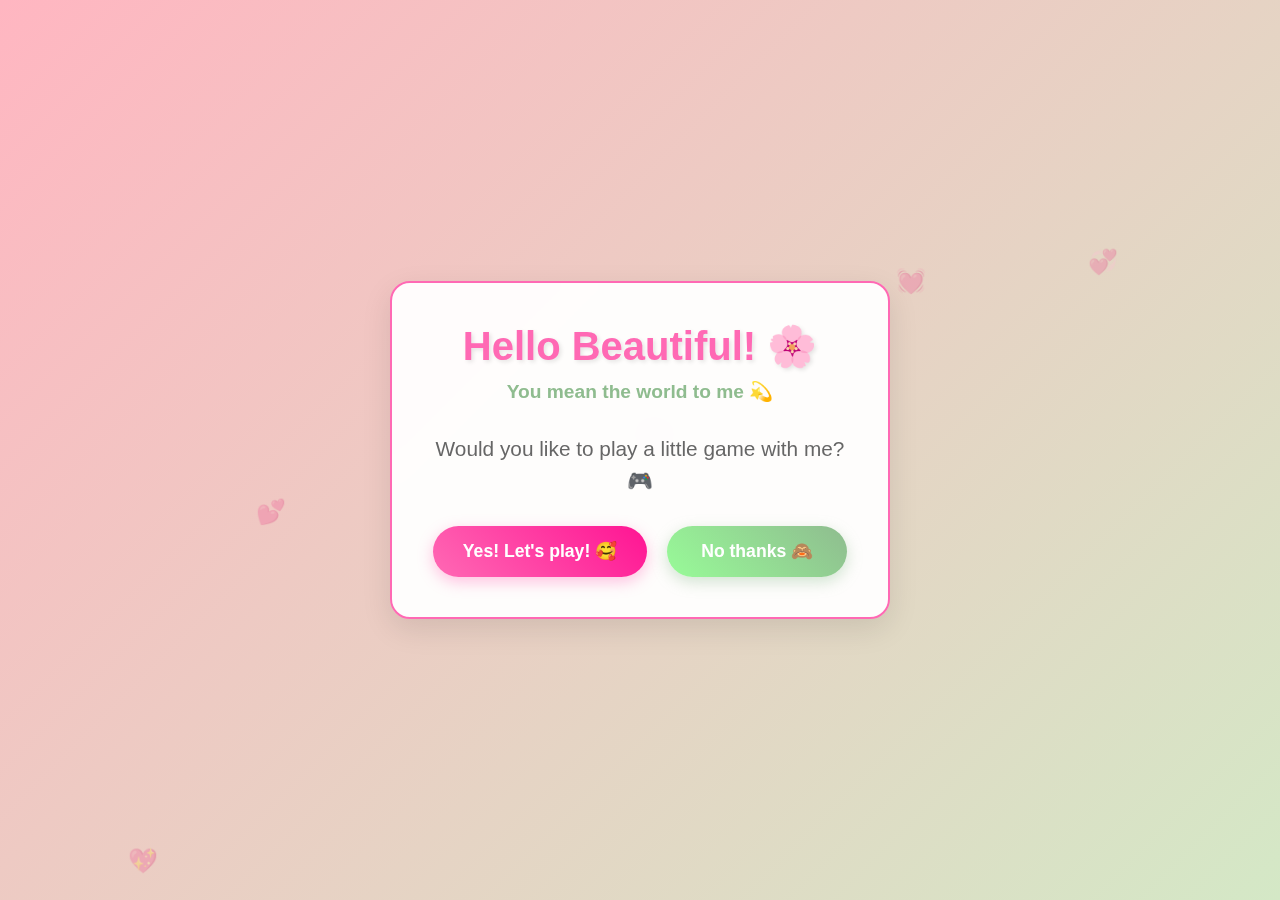
<file: index.html>
<!DOCTYPE html>
<html lang="en">
<head>
    <meta charset="UTF-8">
    <meta name="viewport" content="width=device-width, initial-scale=1.0">
    <title>For Someone Special 💝</title>
    <link rel="stylesheet" href="style.css">
    <link rel="icon" href="hearts.png">
</head>
<body>
    <div class="container">
        <div class="hearts-background">
            <div class="heart">💖</div>
            <div class="heart">💕</div>
            <div class="heart">💗</div>
            <div class="heart">💓</div>
            <div class="heart">💞</div>
        </div>
        
        <div class="message-box">
            <h1 class="title">Hello Beautiful! 🌸</h1>
            <p class="subtitle">You mean the world to me 💫</p>
            
            <div class="game-invitation">
                <p class="invite-text">Would you like to play a little game with me? 🎮</p>
                <div class="buttons-container">
                    <button class="btn yes-btn" onclick="handleYes()">
                        Yes! Let's play! 🥰
                    </button>
                    <button class="btn no-btn" id="noBtn" onmouseover="moveNoButtonSimple()">
                        No thanks 🙈
                    </button>
                </div>
            </div>
        </div>
    </div>

    <script src="script.js"></script>
</body>
</html>
</file>
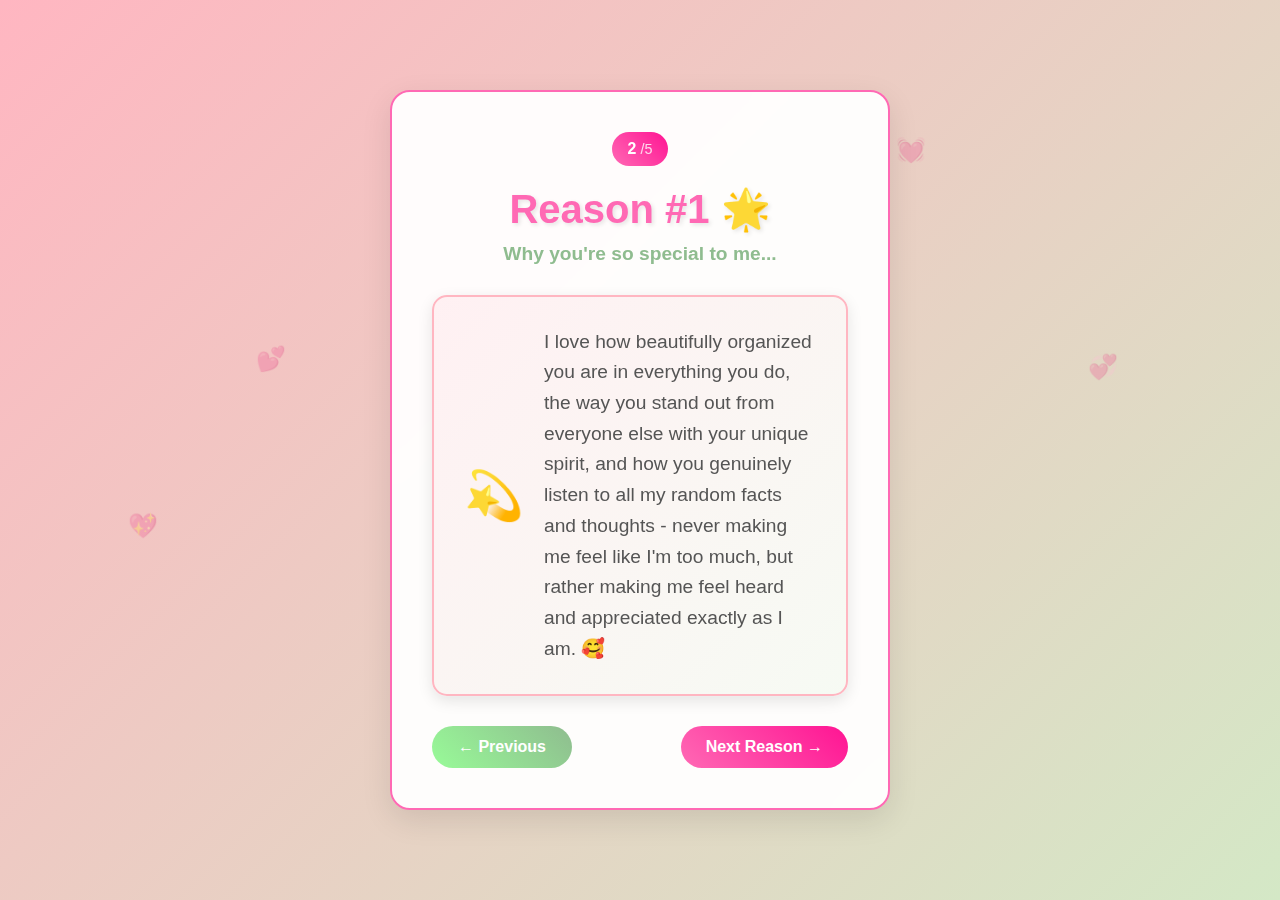
<file: page2.html>
<!DOCTYPE html>
<html lang="en">
<head>
    <meta charset="UTF-8">
    <meta name="viewport" content="width=device-width, initial-scale=1.0">
    <title>Reason #1 💖</title>
    <link rel="stylesheet" href="style.css">
    <link rel="icon" href="hearts.png">
</head>
<body>
    <div class="container">
        <div class="hearts-background">
            <div class="heart">💖</div>
            <div class="heart">💕</div>
            <div class="heart">💗</div>
            <div class="heart">💓</div>
            <div class="heart">💞</div>
        </div>
        
        <div class="message-box">
            <div class="page-indicator">
                <span class="page-number">2</span>
                <span class="page-total">/5</span>
            </div>
            
            <h1 class="title">Reason #1 🌟</h1>
            <p class="subtitle">Why you're so special to me...</p>
            
            <div class="reason-card">
                <div class="reason-icon">💫</div>
                <div class="reason-content">
                    <p class="reason-text">
                        I love how beautifully organized you are in everything you do, 
                        the way you stand out from everyone else with your unique spirit, 
                        and how you genuinely listen to all my random facts and thoughts - 
                        never making me feel like I'm too much, but rather making me feel 
                        heard and appreciated exactly as I am. 🥰
                    </p>
                </div>
            </div>

            <div class="navigation-buttons">
                <button class="btn nav-btn prev-btn" onclick="navigateToPage(1)">
                    ← Previous
                </button>
                <button class="btn nav-btn next-btn" onclick="navigateToPage(3)">
                    Next Reason →
                </button>
            </div>
        </div>
    </div>

    <script src="script.js"></script>

<script>
    // Navigation function for all pages
    function navigateToPage(pageNumber) {
        const pages = [
            "index.html",
            "page2.html", 
            "page3.html",
            "page4.html",
            "page5.html"
        ];
        
        if (pageNumber >= 1 && pageNumber <= pages.length) {
            window.location.href = pages[pageNumber - 1];
        }
    }

    // Page-specific configuration
    const pageConfig = {
        nextPage: "page3.html", // Change this for each page
        totalPages: 5
    };
</script>

</body>
</html>
</file>
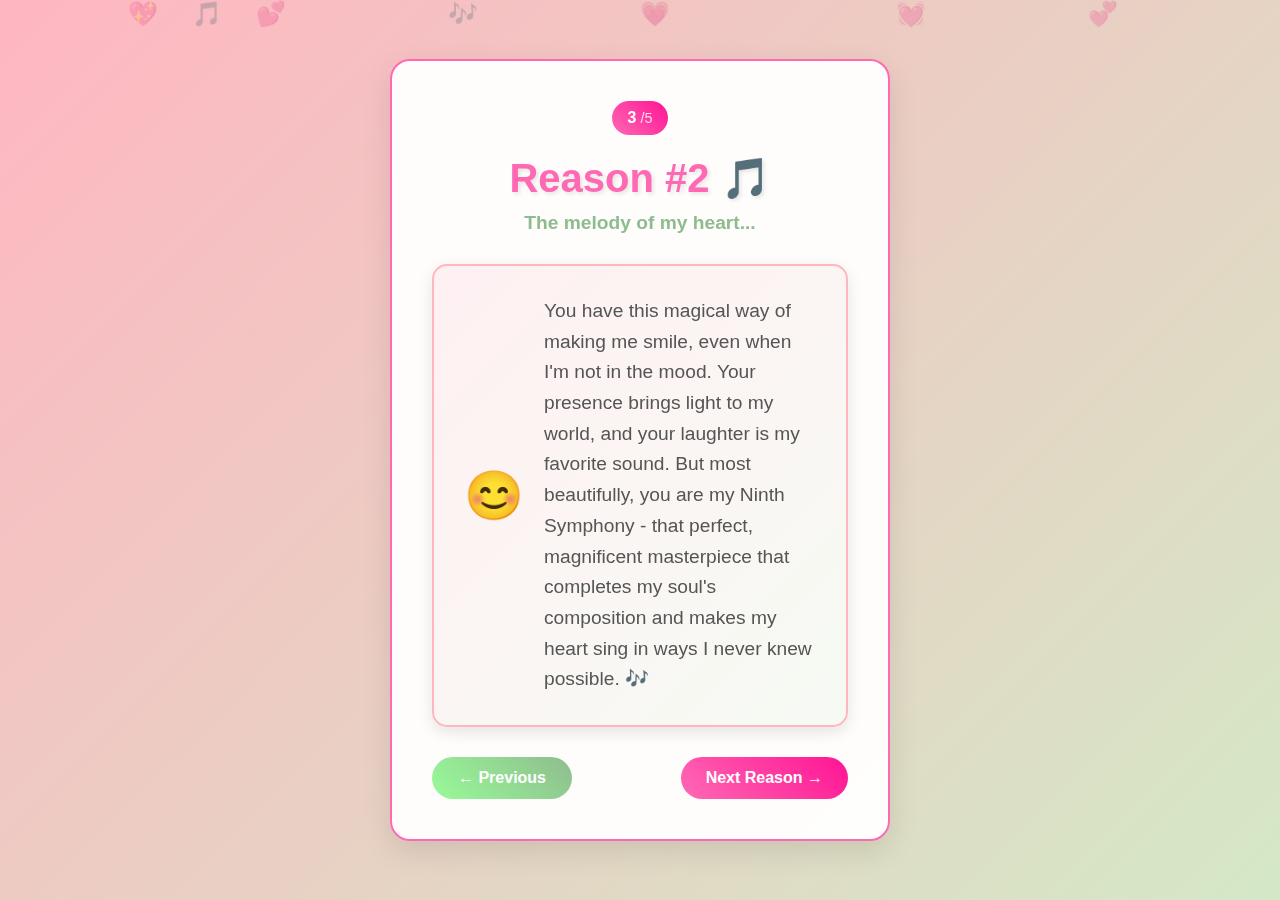
<file: page3.html>
<!DOCTYPE html>
<html lang="en">
<head>
    <meta charset="UTF-8">
    <meta name="viewport" content="width=device-width, initial-scale=1.0">
    <title>Reason #2 🎵</title>
    <link rel="stylesheet" href="style.css">
    <link rel="icon" href="hearts.png">
</head>
<body>
    <div class="container">
        <div class="hearts-background">
            <div class="heart">💖</div>
            <div class="heart">💕</div>
            <div class="heart">💗</div>
            <div class="heart">💓</div>
            <div class="heart">💞</div>
            <div class="heart">🎵</div>
            <div class="heart">🎶</div>
        </div>
        
        <div class="message-box">
            <div class="page-indicator">
                <span class="page-number">3</span>
                <span class="page-total">/5</span>
            </div>
            
            <h1 class="title">Reason #2 🎵</h1>
            <p class="subtitle">The melody of my heart...</p>
            
            <div class="reason-card">
                <div class="reason-icon">😊</div>
                <div class="reason-content">
                    <p class="reason-text">
                        You have this magical way of making me smile, even when I'm not in the mood. 
                        Your presence brings light to my world, and your laughter is my favorite sound. 
                        But most beautifully, you are my Ninth Symphony - that perfect, magnificent 
                        masterpiece that completes my soul's composition and makes my heart sing 
                        in ways I never knew possible. 🎶
                    </p>
                </div>
            </div>

            <div class="navigation-buttons">
                <button class="btn nav-btn prev-btn" onclick="navigateToPage(2)">
                    ← Previous
                </button>
                <button class="btn nav-btn next-btn" onclick="navigateToPage(4)">
                    Next Reason →
                </button>
            </div>
        </div>
    </div>

<script>
    // Navigation function for all pages
    function navigateToPage(pageNumber) {
        const pages = [
            "index.html",
            "page2.html", 
            "page3.html",
            "page4.html",
            "page5.html"
        ];
        
        if (pageNumber >= 1 && pageNumber <= pages.length) {
            window.location.href = pages[pageNumber - 1];
        }
    }

    // Page-specific configuration
    const pageConfig = {
        nextPage: "page3.html", // Change this for each page
        totalPages: 5
    };
</script>

    <script src="script.js"></script>
</body>
</html>
</file>
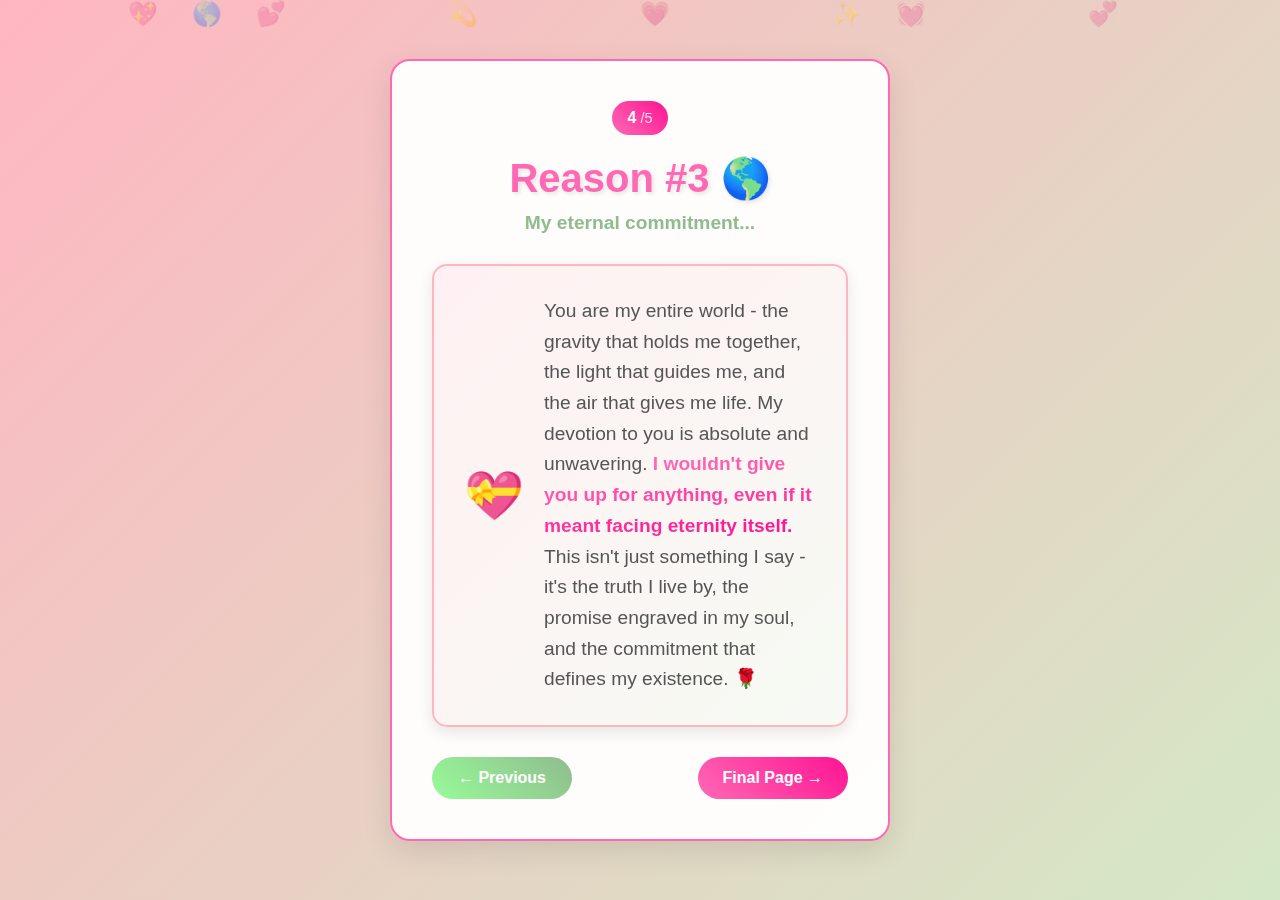
<file: page4.html>
<!DOCTYPE html>
<html lang="en">
<head>
    <meta charset="UTF-8">
    <meta name="viewport" content="width=device-width, initial-scale=1.0">
    <title>Reason #3 🌎</title>
    <link rel="stylesheet" href="style.css">
    <link rel="icon" href="hearts.png">
</head>
<body>
    <div class="container">
        <div class="hearts-background">
            <div class="heart">💖</div>
            <div class="heart">💕</div>
            <div class="heart">💗</div>
            <div class="heart">💓</div>
            <div class="heart">💞</div>
            <div class="heart">🌎</div>
            <div class="heart">💫</div>
            <div class="heart">✨</div>
        </div>
        
        <div class="message-box">
            <div class="page-indicator">
                <span class="page-number">4</span>
                <span class="page-total">/5</span>
            </div>
            
            <h1 class="title">Reason #3 🌎</h1>
            <p class="subtitle">My eternal commitment...</p>
            
            <div class="reason-card">
                <div class="reason-icon">💝</div>
                <div class="reason-content">
                    <p class="reason-text">
                        You are my entire world - the gravity that holds me together, 
                        the light that guides me, and the air that gives me life. 
                        My devotion to you is absolute and unwavering. 
                        <strong>I wouldn't give you up for anything, even if it meant facing eternity itself.</strong>
                        This isn't just something I say - it's the truth I live by, 
                        the promise engraved in my soul, and the commitment that defines my existence. 🌹
                    </p>
                </div>
            </div>

            <div class="navigation-buttons">
                <button class="btn nav-btn prev-btn" onclick="navigateToPage(3)">
                    ← Previous
                </button>
                <button class="btn nav-btn next-btn" onclick="navigateToPage(5)">
                    Final Page →
                </button>
            </div>
        </div>
    </div>

<script>
    // Navigation function for all pages
    function navigateToPage(pageNumber) {
        const pages = [
            "index.html",
            "page2.html", 
            "page3.html",
            "page4.html",
            "page5.html"
        ];
        
        if (pageNumber >= 1 && pageNumber <= pages.length) {
            window.location.href = pages[pageNumber - 1];
        }
    }

    // Page-specific configuration
    const pageConfig = {
        nextPage: "page3.html", // Change this for each page
        totalPages: 5
    };
</script>

    <script src="script.js"></script>
</body>
</html>
</file>
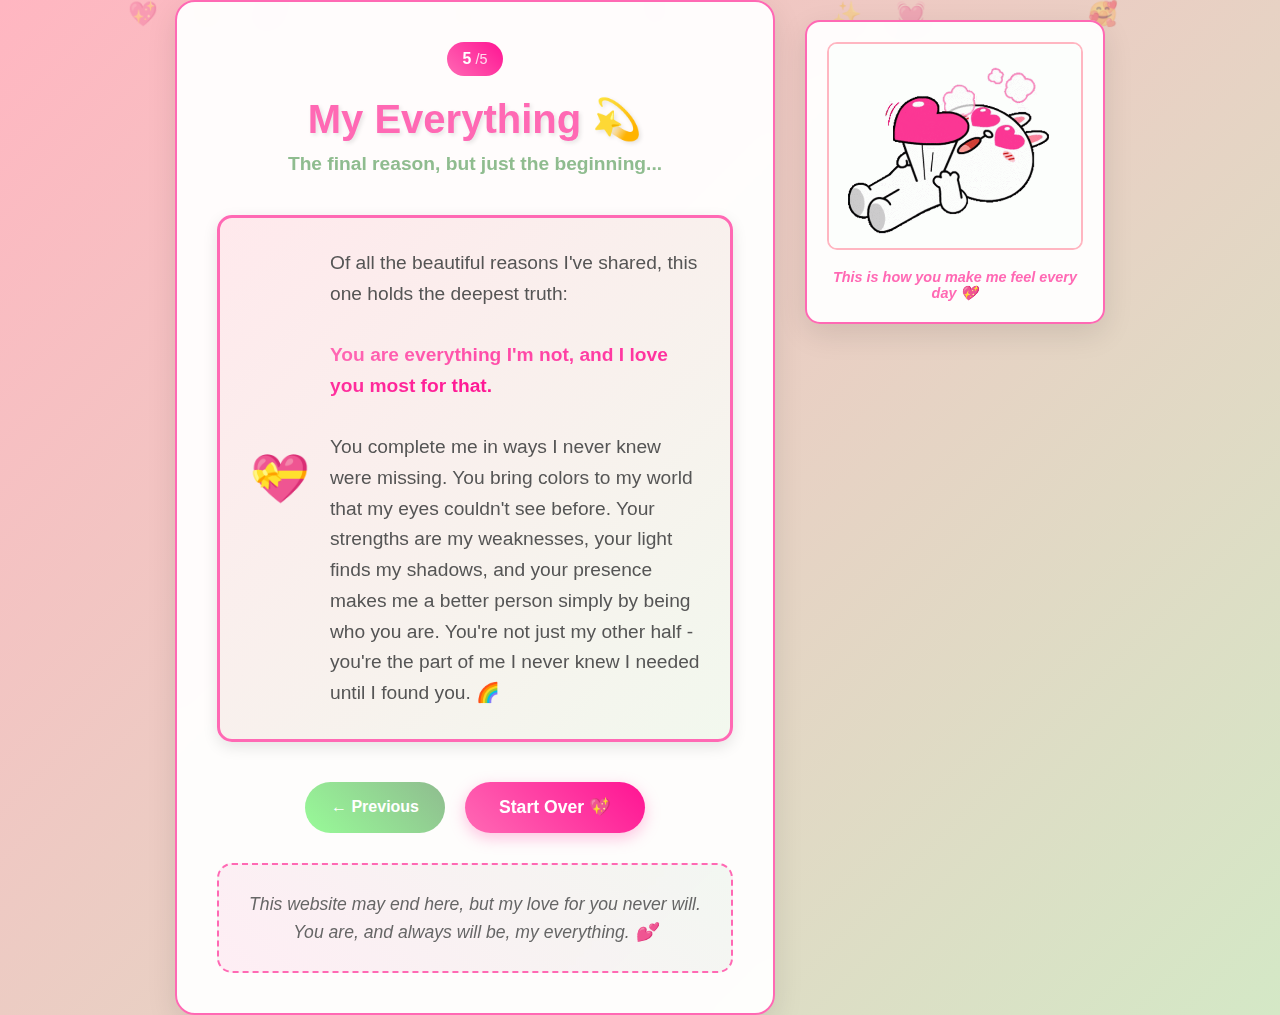
<file: page5.html>
<!DOCTYPE html>
<html lang="en">
<head>
    <meta charset="UTF-8">
    <meta name="viewport" content="width=device-width, initial-scale=1.0">
    <title>My Everything 💫</title>
    <link rel="stylesheet" href="style.css">
    <link rel="icon" href="hearts.png">
</head>
<body>
    <div class="container">
        <div class="hearts-background">
            <div class="heart">💖</div>
            <div class="heart">💕</div>
            <div class="heart">💗</div>
            <div class="heart">💓</div>
            <div class="heart">💞</div>
            <div class="heart">🌟</div>
            <div class="heart">💫</div>
            <div class="heart">✨</div>
            <div class="heart">🥰</div>
        </div>
        
        <div class="final-layout">
            <div class="message-box final-message">
                <div class="page-indicator">
                    <span class="page-number">5</span>
                    <span class="page-total">/5</span>
                </div>
                
                <h1 class="title">My Everything 💫</h1>
                <p class="subtitle">The final reason, but just the beginning...</p>
                
                <div class="reason-card final-card">
                    <div class="reason-icon">💝</div>
                    <div class="reason-content">
                        <p class="reason-text">
                            Of all the beautiful reasons I've shared, this one holds the deepest truth:<br><br>
                            <strong>You are everything I'm not, and I love you most for that.</strong><br><br>
                            You complete me in ways I never knew were missing. You bring colors to my world 
                            that my eyes couldn't see before. Your strengths are my weaknesses, 
                            your light finds my shadows, and your presence makes me a better person 
                            simply by being who you are. You're not just my other half - you're the part 
                            of me I never knew I needed until I found you. 🌈
                        </p>
                    </div>
                </div>

                <div class="final-actions">
                    <button class="btn nav-btn prev-btn" onclick="navigateToPage(4)">
                        ← Previous
                    </button>
                    <button class="btn restart-btn" onclick="navigateToPage(1)">
                        Start Over 💖
                    </button>
                </div>

                <div class="eternal-promise">
                    <p class="promise-text">
                        This website may end here, but my love for you never will.<br>
                        You are, and always will be, my everything. 💕
                    </p>
                </div>
            </div>

            <div class="gif-container">
                <div class="gif-frame">
                    <!-- Replace this URL with your actual GIF -->
                    <img src="heart.gif" alt="Romantic GIF" class="romantic-gif">
                    <p class="gif-caption">This is how you make me feel every day 💖</p>
                </div>
            </div>
        </div>
    </div>

    <script>
        // Navigation function for final page
        function navigateToPage(pageNumber) {
            const pages = [
                "index.html",
                "page2.html", 
                "page3.html",
                "page4.html",
                "page5.html"
            ];
            
            if (pageNumber >= 1 && pageNumber <= pages.length) {
                window.location.href = pages[pageNumber - 1];
            }
        }

        const pageConfig = {
            nextPage: "index.html", // Loops back to start
            totalPages: 5
        };
    </script>
    <script src="script.js"></script>
</body>
</html>
</file>
<file: style.css>
* {
    margin: 0;
    padding: 0;
    box-sizing: border-box;
}

body {
    font-family: 'Arial', sans-serif;
    background: linear-gradient(135deg, #ffb6c1 0%, #d4e8c6 100%);
    min-height: 100vh;
    display: flex;
    justify-content: center;
    align-items: center;
    overflow: hidden;
}

.reason-text strong {
    color: #ff1493;
    background: linear-gradient(45deg, #ff69b4, #ff1493);
    -webkit-background-clip: text;
    -webkit-text-fill-color: transparent;
    background-clip: text;
    font-weight: bold;
}

.container {
    position: relative;
    z-index: 1;
}

.hearts-background {
    position: fixed;
    top: 0;
    left: 0;
    width: 100%;
    height: 100%;
    pointer-events: none;
    z-index: 0;
}

.heart {
    position: absolute;
    font-size: 24px;
    opacity: 0.3;
    animation: float 6s ease-in-out infinite;
}

.heart:nth-child(1) { left: 10%; animation-delay: 0s; }
.heart:nth-child(2) { left: 20%; animation-delay: 1s; }
.heart:nth-child(3) { left: 50%; animation-delay: 2s; }
.heart:nth-child(4) { left: 70%; animation-delay: 3s; }
.heart:nth-child(5) { left: 85%; animation-delay: 4s; }
.heart:nth-child(6) { left: 25%; animation-delay: 0.3s; }
.heart:nth-child(7) { left: 45%; animation-delay: 1.2s; }
.heart:nth-child(8) { left: 75%; animation-delay: 2.1s; }


@keyframes float {
    0%, 100% { transform: translateY(0px) rotate(0deg); }
    50% { transform: translateY(-20px) rotate(10deg); }
}

.message-box {
    background: rgba(255, 255, 255, 0.95);
    padding: 40px;
    border-radius: 20px;
    box-shadow: 0 10px 30px rgba(0, 0, 0, 0.1);
    text-align: center;
    backdrop-filter: blur(10px);
    border: 2px solid #ff69b4;
    max-width: 500px;
}

.title {
    color: #ff69b4;
    font-size: 2.5em;
    margin-bottom: 10px;
    text-shadow: 2px 2px 4px rgba(0, 0, 0, 0.1);
}

.subtitle {
    color: #8fbc8f;
    font-size: 1.2em;
    margin-bottom: 30px;
    font-weight: bold;
}

.game-invitation {
    margin-top: 20px;
}

.invite-text {
    color: #666;
    font-size: 1.3em;
    margin-bottom: 30px;
    line-height: 1.5;
}

.buttons-container {
    display: flex;
    gap: 20px;
    justify-content: center;
    flex-wrap: wrap;
    position: relative;
}

.btn {
    padding: 15px 30px;
    font-size: 1.1em;
    border: none;
    border-radius: 50px;
    cursor: pointer;
    transition: all 0.3s ease;
    font-weight: bold;
    min-width: 180px;
    position: relative;
    z-index: 10;
}

.yes-btn {
    background: linear-gradient(45deg, #ff69b4, #ff1493);
    color: white;
    box-shadow: 0 5px 15px rgba(255, 105, 180, 0.4);
}

.yes-btn:hover {
    transform: translateY(-3px);
    box-shadow: 0 8px 20px rgba(255, 105, 180, 0.6);
}

.no-btn {
    background: linear-gradient(45deg, #98fb98, #8fbc8f);
    color: white;
    box-shadow: 0 5px 15px rgba(143, 188, 143, 0.4);
    position: relative;
    transition: all 0.3s ease;
}

.no-btn:hover {
    transform: translateY(-3px);
    box-shadow: 0 8px 20px rgba(143, 188, 143, 0.6);
}

/* Responsive design */
@media (max-width: 600px) {
    .message-box {
        margin: 20px;
        padding: 30px 20px;
    }
    
    .title {
        font-size: 2em;
    }
    
    .buttons-container {
        flex-direction: column;
        align-items: center;
    }
    
    .btn {
        min-width: 200px;
    }
}

/* Page indicator styles */
.page-indicator {
    background: linear-gradient(45deg, #ff69b4, #ff1493);
    color: white;
    padding: 8px 16px;
    border-radius: 20px;
    font-size: 0.9em;
    margin-bottom: 20px;
    display: inline-block;
}

.page-number {
    font-weight: bold;
    font-size: 1.1em;
}

.page-total {
    opacity: 0.8;
}

/* Reason card styles */
.reason-card {
    background: linear-gradient(135deg, rgba(255, 182, 193, 0.2), rgba(212, 232, 198, 0.2));
    border: 2px solid #ffb6c1;
    border-radius: 15px;
    padding: 30px;
    margin: 30px 0;
    display: flex;
    align-items: center;
    gap: 20px;
    backdrop-filter: blur(5px);
    box-shadow: 0 5px 15px rgba(0, 0, 0, 0.1);
}

.reason-icon {
    font-size: 3em;
    flex-shrink: 0;
}

.reason-content {
    flex: 1;
}

.reason-text {
    color: #555;
    font-size: 1.2em;
    line-height: 1.6;
    text-align: left;
    margin: 0;
}

/* Navigation buttons for multi-page sites */
.navigation-buttons {
    display: flex;
    justify-content: space-between;
    gap: 15px;
    margin-top: 30px;
}

.nav-btn {
    padding: 12px 25px;
    font-size: 1em;
    min-width: 140px;
}

.prev-btn {
    background: linear-gradient(45deg, #98fb98, #8fbc8f);
    color: white;
}

.next-btn {
    background: linear-gradient(45deg, #ff69b4, #ff1493);
    color: white;
}

.prev-btn:hover, .next-btn:hover {
    transform: translateY(-2px);
    box-shadow: 0 5px 15px rgba(0, 0, 0, 0.2);
}

/* Responsive design for reason card */
@media (max-width: 600px) {
    .reason-card {
        flex-direction: column;
        text-align: center;
        padding: 20px;
    }
    
    .reason-text {
        text-align: center;
    }
    
    .navigation-buttons {
        flex-direction: column;
    }
    
    .nav-btn {
        min-width: 100%;
    }
}

/* Final page specific styles */
.final-message {
    max-width: 600px;
}

.final-card {
    background: linear-gradient(135deg, rgba(255, 182, 193, 0.3), rgba(212, 232, 198, 0.3));
    border: 3px solid #ff69b4;
    margin: 40px 0;
}

.final-actions {
    display: flex;
    justify-content: center;
    gap: 20px;
    margin: 30px 0;
}

.restart-btn {
    background: linear-gradient(45deg, #ff69b4, #ff1493);
    color: white;
    padding: 15px 30px;
    border: none;
    border-radius: 50px;
    cursor: pointer;
    font-size: 1.1em;
    font-weight: bold;
    transition: all 0.3s ease;
    box-shadow: 0 5px 15px rgba(255, 105, 180, 0.4);
}

.restart-btn:hover {
    transform: translateY(-3px);
    box-shadow: 0 8px 20px rgba(255, 105, 180, 0.6);
}

.eternal-promise {
    background: linear-gradient(45deg, rgba(255, 105, 180, 0.1), rgba(143, 188, 143, 0.1));
    padding: 25px;
    border-radius: 15px;
    margin-top: 30px;
    border: 2px dashed #ff69b4;
}

.promise-text {
    color: #666;
    font-size: 1.1em;
    line-height: 1.6;
    text-align: center;
    margin: 0;
    font-style: italic;
}

/* Add the new floating emojis */
.heart:nth-child(6) { left: 15%; animation-delay: 0.2s; }
.heart:nth-child(7) { left: 35%; animation-delay: 1.0s; }
.heart:nth-child(8) { left: 65%; animation-delay: 1.8s; }
.heart:nth-child(9) { left: 85%; animation-delay: 2.5s; }

/* Responsive design for final page */
@media (max-width: 600px) {
    .final-actions {
        flex-direction: column;
        align-items: center;
    }
    
    .final-actions .btn {
        min-width: 200px;
    }
    
    .eternal-promise {
        padding: 20px 15px;
    }
}

/* Final page layout with GIF */
.final-layout {
    display: flex;
    gap: 30px;
    align-items: flex-start;
    max-width: 1000px;
    margin: 0 auto;
}

.final-message {
    flex: 1;
    max-width: 600px;
}

.gif-container {
    flex: 0 0 300px;
    position: sticky;
    top: 20px;
}

.gif-frame {
    background: rgba(255, 255, 255, 0.95);
    padding: 20px;
    border-radius: 15px;
    box-shadow: 0 10px 30px rgba(0, 0, 0, 0.1);
    border: 2px solid #ff69b4;
    text-align: center;
    backdrop-filter: blur(10px);
}

.romantic-gif {
    width: 100%;
    border-radius: 10px;
    margin-bottom: 15px;
    border: 2px solid #ffb6c1;
}

.gif-caption {
    color: #ff69b4;
    font-size: 0.9em;
    font-weight: bold;
    margin: 0;
    font-style: italic;
}

/* Final page specific styles */
.final-card {
    background: linear-gradient(135deg, rgba(255, 182, 193, 0.3), rgba(212, 232, 198, 0.3));
    border: 3px solid #ff69b4;
    margin: 40px 0;
}

.final-actions {
    display: flex;
    justify-content: center;
    gap: 20px;
    margin: 30px 0;
}

.restart-btn {
    background: linear-gradient(45deg, #ff69b4, #ff1493);
    color: white;
    padding: 15px 30px;
    border: none;
    border-radius: 50px;
    cursor: pointer;
    font-size: 1.1em;
    font-weight: bold;
    transition: all 0.3s ease;
    box-shadow: 0 5px 15px rgba(255, 105, 180, 0.4);
}

.restart-btn:hover {
    transform: translateY(-3px);
    box-shadow: 0 8px 20px rgba(255, 105, 180, 0.6);
}

.eternal-promise {
    background: linear-gradient(45deg, rgba(255, 105, 180, 0.1), rgba(143, 188, 143, 0.1));
    padding: 25px;
    border-radius: 15px;
    margin-top: 30px;
    border: 2px dashed #ff69b4;
}

.promise-text {
    color: #666;
    font-size: 1.1em;
    line-height: 1.6;
    text-align: center;
    margin: 0;
    font-style: italic;
}

/* Add the new floating emojis */
.heart:nth-child(6) { left: 15%; animation-delay: 0.2s; }
.heart:nth-child(7) { left: 35%; animation-delay: 1.0s; }
.heart:nth-child(8) { left: 65%; animation-delay: 1.8s; }
.heart:nth-child(9) { left: 85%; animation-delay: 2.5s; }

/* Responsive design for final page */
@media (max-width: 900px) {
    .final-layout {
        flex-direction: column;
        align-items: center;
    }
    
    .gif-container {
        flex: none;
        width: 100%;
        max-width: 300px;
        position: static;
        margin-top: 20px;
    }
    
    .final-message {
        max-width: 100%;
    }
}

@media (max-width: 600px) {
    .final-actions {
        flex-direction: column;
        align-items: center;
    }
    
    .final-actions .btn {
        min-width: 200px;
    }
    
    .eternal-promise {
        padding: 20px 15px;
    }
    
    .gif-container {
        max-width: 250px;
    }
}
</file>
